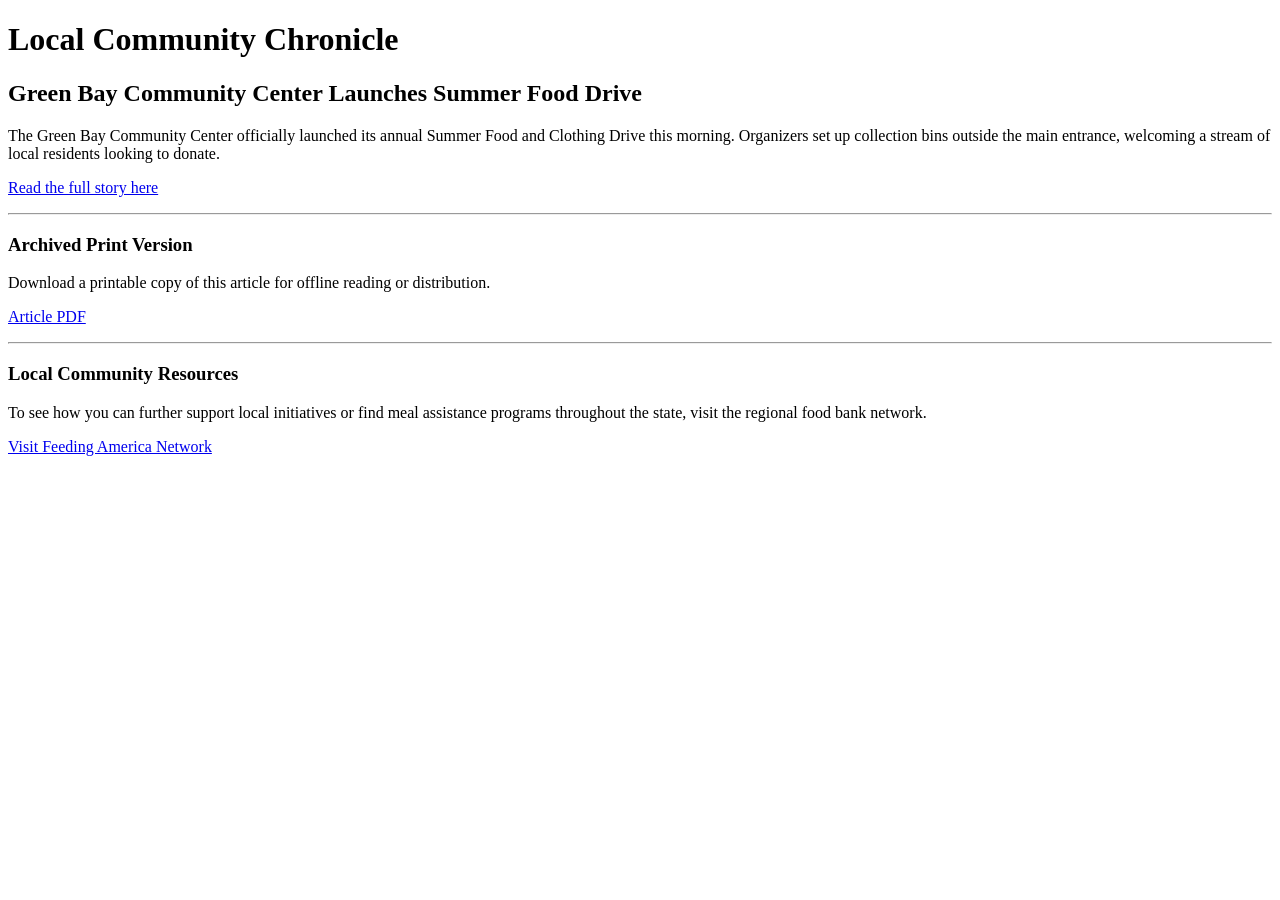
<file: index.html>
<!DOCTYPE html>
<html lang="en">
<head>
    <meta charset="UTF-8">
    <title>Local Community Chronicle</title>
</head>
<body>
    <!-- Website Name -->
    <h1>Local Community Chronicle</h1>

    <!-- Article Introduction -->
    <h2>Green Bay Community Center Launches Summer Food Drive</h2>
    <p>The Green Bay Community Center officially launched its annual Summer Food and Clothing Drive this morning. Organizers set up collection bins outside the main entrance, welcoming a stream of local residents looking to donate.</p>

    <!-- Same Window Link to Article -->
    <p><a href="article.html" target="_self">Read the full story here</a></p>

    <hr>

    <!-- Downloadable PDF Link (Opens in New Window) -->
    <h3>Archived Print Version</h3>
    <p>Download a printable copy of this article for offline reading or distribution.</p>
    <p><a href="https://schlomba.github.io/article.pdf" target="_blank">Article PDF</a></p>

    <hr>

    <!-- External News Source -->
    <h3>Local Community Resources</h3>
    <p>To see how you can further support local initiatives or find meal assistance programs throughout the state, visit the regional food bank network.</p>
    <p><a href="https://feedingamerica.org" target="_blank">Visit Feeding America Network</a></p>
</body>
</html>
</file>
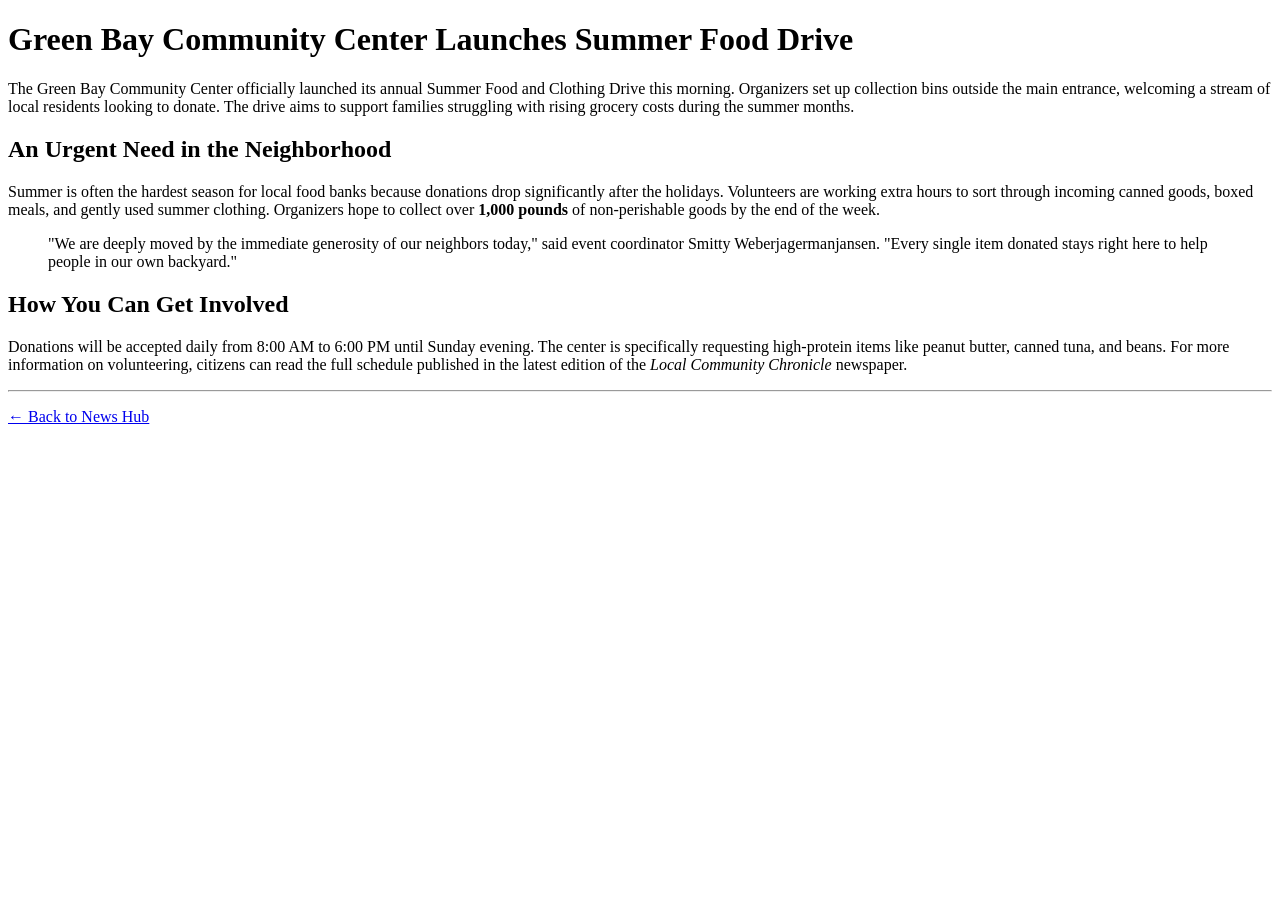
<file: article.html>
<!DOCTYPE html>
<html lang="en">
<head>
    <meta charset="UTF-8">
    <title>Local Community Food Drive Success</title>
</head>
<body>
    <h1>Green Bay Community Center Launches Summer Food Drive</h1>
    <p>
        The Green Bay Community Center officially launched its annual Summer Food and Clothing Drive this morning. Organizers set up collection bins outside the main entrance, welcoming a stream of local residents looking to donate. The drive aims to support families struggling with rising grocery costs during the summer months.
    </p>
    <h2>An Urgent Need in the Neighborhood</h2>
    <p>
        Summer is often the hardest season for local food banks because donations drop significantly after the holidays. Volunteers are working extra hours to sort through incoming canned goods, boxed meals, and gently used summer clothing. Organizers hope to collect over <strong>1,000 pounds</strong> of non-perishable goods by the end of the week.
    </p>
    <blockquote>
        "We are deeply moved by the immediate generosity of our neighbors today," said event coordinator Smitty Weberjagermanjansen. "Every single item donated stays right here to help people in our own backyard."
    </blockquote>
    <h2>How You Can Get Involved</h2>
    <p>
        Donations will be accepted daily from 8:00 AM to 6:00 PM until Sunday evening. The center is specifically requesting high-protein items like peanut butter, canned tuna, and beans. For more information on volunteering, citizens can read the full schedule published in the latest edition of the <em>Local Community Chronicle</em> newspaper.
    </p>

    <hr>
    <!-- Link back to Hub (Opens in Same Window) -->
    <p><a href="index.html" target="_self">← Back to News Hub</a></p>
</body>
</html>
</file>
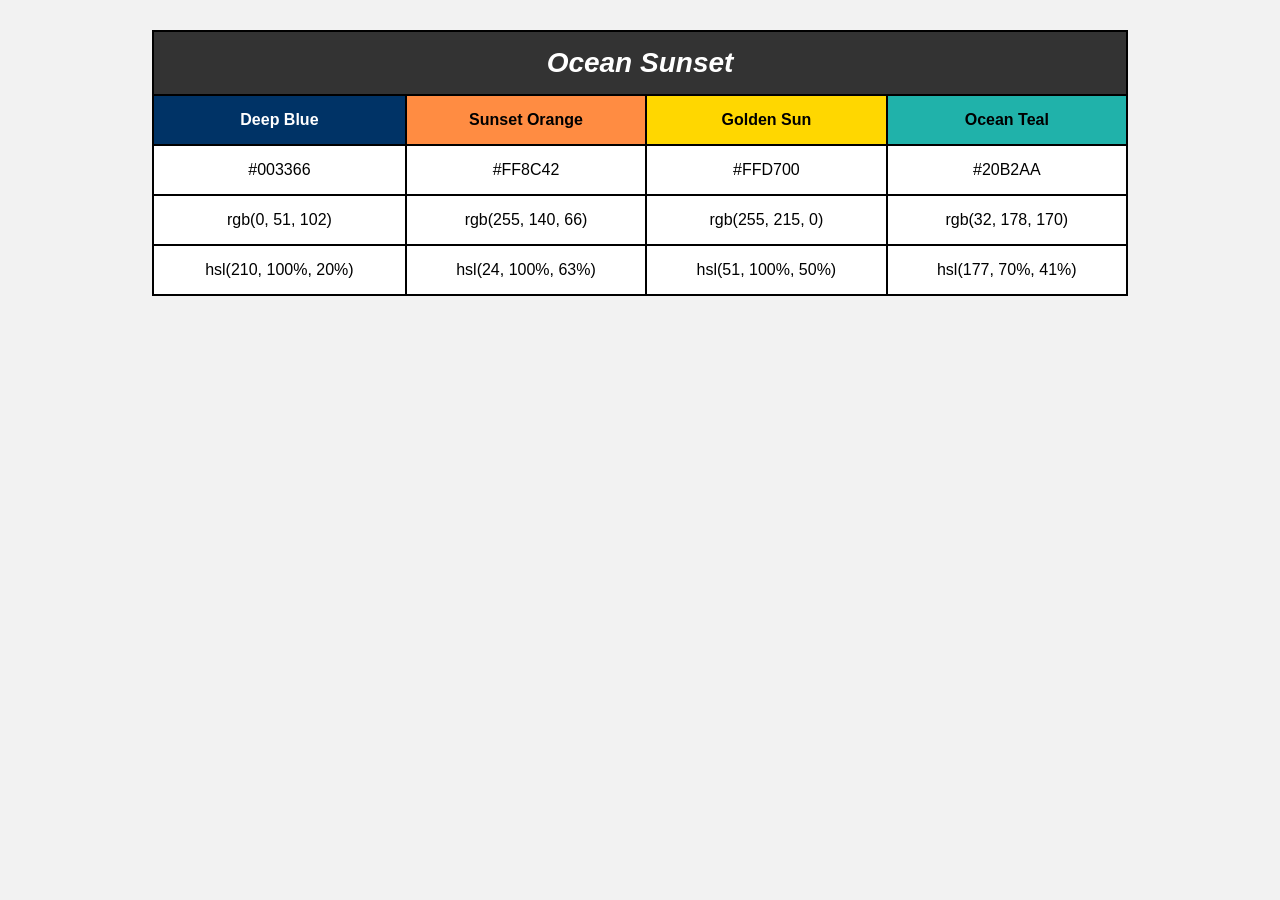
<file: Color-Scheme.html>
<!DOCTYPE html>
<html lang="en">
<head>
    <meta charset="UTF-8">
    <title>Color Scheme Assignment</title>

    <style>
        body {
            font-family: Arial, sans-serif;
            background-color: #f2f2f2;
            text-align: center;
            margin: 30px;
        }

        table {
            margin: auto;
            border-collapse: collapse;
            width: 80%;
            background-color: white;
        }

        table, th, td {
            border: 2px solid black;
        }

        th, td {
            padding: 15px;
            text-align: center;
        }

        th {
            background-color: #333;
            color: white;
            font-size: 28px;
            font-weight: bold;
            font-style: italic;
        }

        .deepblue {
            background-color: #003366;
            color: white;
        }

        .orange {
            background-color: #FF8C42;
        }

        .gold {
            background-color: #FFD700;
        }

        .teal {
            background-color: #20B2AA;
        }
    </style>
</head>

<body>

    <table>
        <tr>
            <th colspan="4">Ocean Sunset</th>
        </tr>

        <tr>
            <td class="deepblue"><strong>Deep Blue</strong></td>
            <td class="orange"><strong>Sunset Orange</strong></td>
            <td class="gold"><strong>Golden Sun</strong></td>
            <td class="teal"><strong>Ocean Teal</strong></td>
        </tr>

        <tr>
            <td>#003366</td>
            <td>#FF8C42</td>
            <td>#FFD700</td>
            <td>#20B2AA</td>
        </tr>

        <tr>
            <td>rgb(0, 51, 102)</td>
            <td>rgb(255, 140, 66)</td>
            <td>rgb(255, 215, 0)</td>
            <td>rgb(32, 178, 170)</td>
        </tr>

        <tr>
            <td>hsl(210, 100%, 20%)</td>
            <td>hsl(24, 100%, 63%)</td>
            <td>hsl(51, 100%, 50%)</td>
            <td>hsl(177, 70%, 41%)</td>
        </tr>

    </table>

</body>
</html>
</file>
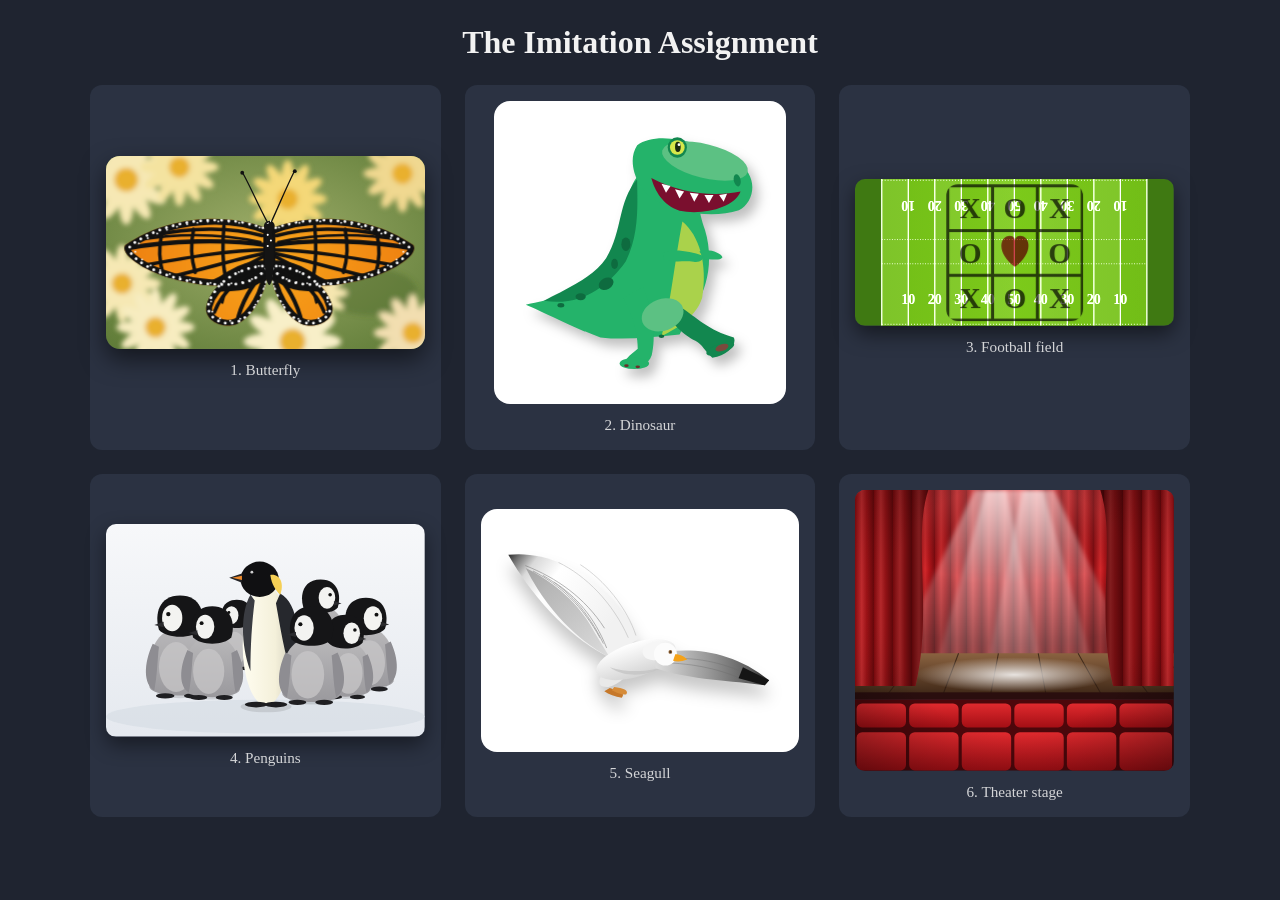
<file: Imitation.html>
<!DOCTYPE html>
<html lang="en">
<head>
  <meta charset="utf-8">
  <meta name="viewport" content="width=device-width, initial-scale=1">
  <title>The Imitation Assignment</title>
  <style>
    * { box-sizing: border-box; }

    body {
      margin: 0;
      padding: 24px;
      font-family: Georgia, serif;
      background: #1f2430;
      color: #f2f2f2;
    }
    h1 { text-align: center; margin: 0 0 24px; }

    .grid {
      display: grid;
      grid-template-columns: repeat(auto-fit, minmax(340px, 1fr));
      gap: 24px;
      max-width: 1100px;
      margin: 0 auto;
    }
    figure {
      margin: 0;
      padding: 16px;
      background: #2b3242;
      border-radius: 12px;
      display: flex;
      flex-direction: column;
      align-items: center;
      justify-content: center;
    }
    figcaption { margin-top: 12px; font-size: 0.95rem; opacity: 0.85; text-align: center; }
    svg { display: block; max-width: 100%; height: auto; }

    /* ===== 1. Butterfly ===== */
    .butterfly {
      width: 400px;
      border-radius: 14px;
      box-shadow: 0 10px 25px rgba(0, 0, 0, 0.55);
    }

    /* ===== 2. Dinosaur  ===== */
    .dino-wrap {
      background: #fff;
      border-radius: 16px;
      padding: 16px;
    }
    .dino {
      width: 260px;
      filter: drop-shadow(6px 8px 6px rgba(0, 0, 0, 0.25));
    }

    /* ===== 3. Football field  ===== */
    .field-wrap {
      position: relative;
      width: 100%;
      max-width: 500px;
      border-radius: 10px;
      overflow: hidden;
      box-shadow: 0 8px 20px rgba(0, 0, 0, 0.5);
    }
    .field { width: 100%; filter: brightness(1.1) saturate(1.2); }
    .ttt {
      position: absolute;
      top: 50%;
      left: 50%;
      height: 94%;
      width: auto;
      transform: translate(-50%, -50%);
      opacity: 0.85;
      mix-blend-mode: multiply;
      border-radius: 12px;
      box-shadow: 0 0 25px rgba(255, 255, 255, 0.8);
    }

    /* ===== 4. Penguins  ===== */
    .penguins {
      width: 450px;
      border-radius: 10px;
      box-shadow: 0 8px 20px rgba(0, 0, 0, 0.45);
    }

    /* ===== 5. Seagull  ===== */
    .white-bg {
      background: #fff;
      border-radius: 16px;
      padding: 12px;
      width: 100%;
      max-width: 480px;
    }
    .seagull {
      width: 100%;
      filter: drop-shadow(0 12px 8px rgba(0, 0, 0, 0.22));
    }

    /* ===== 6. Theater stage  ===== */
    .stage-wrap {
      position: relative;
      width: 100%;
      max-width: 400px;
      border-radius: 10px;
      overflow: hidden;
    }
    .stage { width: 100%; }
    .stage-wrap::after {
      content: "";
      position: absolute;
      inset: 0;
      background: radial-gradient(circle at 50% 42%, transparent 55%, rgba(0, 0, 0, 0.4) 100%);
      pointer-events: none;
    }
  </style>
</head>
<body>
  <h1>The Imitation Assignment</h1>

  <div class="grid">

    <!-- 1. BUTTERFLY -->
    <figure>
      <svg class="butterfly" viewBox="0 0 400 243" role="img" aria-label="Monarch butterfly on pale yellow flowers">
        <defs>
          <filter id="blurBg" x="-20%" y="-20%" width="140%" height="140%"><feGaussianBlur stdDeviation="3.2"/></filter>
          <radialGradient id="bgGreen" cx="50%" cy="45%" r="75%">
            <stop offset="0" stop-color="#9fae6a"/><stop offset="1" stop-color="#5d7a36"/>
          </radialGradient>
          <radialGradient id="orange" gradientUnits="userSpaceOnUse" cx="205" cy="125" r="190">
            <stop offset="0" stop-color="#f9a51b"/><stop offset="1" stop-color="#ee7f10"/>
          </radialGradient>

          <g id="flower">
            <g fill="currentColor">
              <ellipse cx="0" cy="-27" rx="8" ry="22"/>
              <ellipse cx="0" cy="-27" rx="8" ry="22" transform="rotate(30)"/>
              <ellipse cx="0" cy="-27" rx="8" ry="22" transform="rotate(60)"/>
              <ellipse cx="0" cy="-27" rx="8" ry="22" transform="rotate(90)"/>
              <ellipse cx="0" cy="-27" rx="8" ry="22" transform="rotate(120)"/>
              <ellipse cx="0" cy="-27" rx="8" ry="22" transform="rotate(150)"/>
              <ellipse cx="0" cy="-27" rx="8" ry="22" transform="rotate(180)"/>
              <ellipse cx="0" cy="-27" rx="8" ry="22" transform="rotate(210)"/>
              <ellipse cx="0" cy="-27" rx="8" ry="22" transform="rotate(240)"/>
              <ellipse cx="0" cy="-27" rx="8" ry="22" transform="rotate(270)"/>
              <ellipse cx="0" cy="-27" rx="8" ry="22" transform="rotate(300)"/>
              <ellipse cx="0" cy="-27" rx="8" ry="22" transform="rotate(330)"/>
            </g>
            <circle r="13" fill="#e9b02e"/>
          </g>

          <!-- one wing (right side); the left side is a mirrored copy -->
          <path id="wingPath" d="M205 92 C250 72 330 72 386 112 C390 120 380 130 362 140 C340 152 295 166 250 162 C226 160 212 148 205 136 Z
                                 M205 138 C240 138 276 158 284 188 C288 206 264 218 246 211 C226 203 208 172 205 138 Z"/>
          <clipPath id="clipWing"><use href="#wingPath"/></clipPath>

          <g id="wingR">
            <use href="#wingPath" fill="url(#orange)"/>
            <g clip-path="url(#clipWing)">
              <!-- thick black border (half of the stroke falls outside and is clipped) -->
              <use href="#wingPath" fill="none" stroke="#111" stroke-width="15" stroke-linejoin="round"/>
              <!-- veins -->
              <g stroke="#111" stroke-width="4.4" fill="none" stroke-linecap="round">
                <path d="M208 112 C260 104 330 106 384 116" stroke-width="5.5"/>
                <path d="M208 118 C262 118 322 130 366 138"/>
                <path d="M210 122 C250 130 300 146 340 154"/>
                <path d="M212 126 C240 140 262 152 290 164"/>
                <path d="M214 100 C250 90 300 88 352 100"/>
                <path d="M216 108 C262 98 316 96 372 106" stroke-width="3"/>
                <path d="M300 92 C304 110 304 126 298 146"/>
                <path d="M340 98 C344 114 344 130 338 150"/>
                <path d="M262 88 C264 110 264 132 260 154"/>
                <path d="M208 142 C226 160 240 182 246 210" stroke-width="5"/>
                <path d="M210 140 C240 148 264 170 274 196"/>
                <path d="M212 138 C248 142 272 158 282 184"/>
                <path d="M244 150 C256 160 262 172 264 184" stroke-width="3"/>
              </g>
              <!-- white dots on the border -->
              <use href="#wingPath" fill="none" stroke="#fff" stroke-width="3.6" stroke-linecap="round"
                   stroke-dasharray="0.1 9" transform="translate(205 125) scale(.965) translate(-205 -125)"/>
              <use href="#wingPath" fill="none" stroke="#fff" stroke-width="2.4" stroke-linecap="round"
                   stroke-dasharray="0.1 14" transform="translate(205 125) scale(.93) translate(-205 -125)"/>
            </g>
          </g>
        </defs>

        <rect width="400" height="243" fill="url(#bgGreen)"/>
        <g filter="url(#blurBg)">
          <ellipse cx="170" cy="120" rx="60" ry="30" fill="#4f6b2c" opacity=".5"/>
          <ellipse cx="330" cy="170" rx="60" ry="30" fill="#4f6b2c" opacity=".45"/>
          <use href="#flower" x="22" y="26" color="#f6e8b4" transform="translate(0 0) scale(1.15)"/>
          <use href="#flower" x="92" y="14" color="#f4e3a0"/>
          <use href="#flower" x="20" y="160" color="#f6e8b4" transform="scale(1)"/>
          <use href="#flower" x="62" y="215" color="#f7ecc0"/>
          <use href="#flower" x="232" y="228" color="#f8efc8" transform="translate(-56 -52) scale(1.25)"/>
          <use href="#flower" x="385" y="222" color="#f2deb0"/>
          <use href="#flower" x="372" y="22" color="#f0d890"/>
          <use href="#flower" x="228" y="54" color="#f4d878"/>
          <use href="#flower" x="330" y="215" color="#f5e6b0" transform="translate(0 0) scale(.8)"/>
        </g>

        <use href="#wingR"/>
        <use href="#wingR" transform="translate(410 0) scale(-1 1)"/>

        <ellipse cx="205" cy="126" rx="5.8" ry="36" fill="#141414"/>
        <circle cx="205" cy="88" r="6.8" fill="#141414"/>
        <g fill="#fff"><circle cx="203" cy="99" r="1.3"/><circle cx="207" cy="106" r="1.3"/><circle cx="203" cy="113" r="1.3"/><circle cx="207" cy="82" r="1.2"/><circle cx="203" cy="84" r="1.2"/></g>
        <path d="M203 84 C190 60 182 40 172 22 M207 84 C218 60 226 40 236 20" stroke="#111" stroke-width="1.6" fill="none"/>
        <circle cx="171" cy="21" r="2.4" fill="#111"/><circle cx="237" cy="19" r="2.4" fill="#111"/>
      </svg>
      <figcaption>1. Butterfly </figcaption>
    </figure>

    <!-- 2. DINOSAUR -->
    <figure>
      <div class="dino-wrap">
        <svg class="dino" viewBox="0 0 460 480" role="img" aria-label="Green cartoon dinosaur">
          <path d="M230 100 C200 130 215 170 190 230 C170 270 120 300 70 322 C50 328 35 330 28 332 C60 345 110 372 160 390 C200 395 250 390 300 385 L330 330 C350 300 360 250 345 200 C335 170 330 150 340 120 Z" fill="#24b36a"/>
          <path d="M225 110 C190 150 200 200 170 250 C150 280 110 300 60 325 C120 335 170 305 205 255 C230 205 225 150 225 110 Z" fill="#12874f"/>
          <g fill="#0e6b3f">
            <ellipse cx="170" cy="295" rx="14" ry="10" transform="rotate(-30 170 295)"/>
            <ellipse cx="125" cy="318" rx="9" ry="6"/><ellipse cx="205" cy="225" rx="8" ry="12"/>
            <ellipse cx="185" cy="260" rx="6" ry="9"/><ellipse cx="90" cy="333" rx="6" ry="4"/>
          </g>
          <path d="M305 185 C335 210 350 260 340 320 C330 352 300 372 268 388 C285 330 292 250 305 185 Z" fill="#aad24b"/>
          <path d="M235 300 C252 340 258 382 252 415 C250 440 220 448 205 440 C198 430 215 420 226 410 C226 380 216 350 200 320 Z" fill="#24b36a"/>
          <ellipse cx="220" cy="436" rx="26" ry="10" fill="#24b36a"/>
          <ellipse cx="206" cy="440" rx="4" ry="2.5" fill="#6b2f2a"/><ellipse cx="226" cy="442" rx="4" ry="2.5" fill="#6b2f2a"/>
          <path d="M300 335 C330 355 352 378 396 390 C402 402 385 422 358 426 C346 416 340 402 328 396 C308 386 284 366 280 346 Z" fill="#12874f"/>
          <ellipse cx="372" cy="410" rx="26" ry="9" fill="#12874f" transform="rotate(-20 372 410)"/>
          <ellipse cx="375" cy="408" rx="12" ry="6" fill="#7a4a3d" transform="rotate(-20 375 408)"/>
          <ellipse cx="270" cy="350" rx="38" ry="28" fill="#5cc183" transform="rotate(-20 270 350)"/>
          <ellipse cx="268" cy="388" rx="5" ry="3" fill="#0e6b3f"/>
          <path d="M270 240 C290 232 320 238 340 245 C345 252 335 258 325 256 C305 254 290 258 272 252 Z" fill="#24b36a"/>
          <path d="M335 238 C352 232 372 240 376 248 C370 256 356 250 345 252 Z" fill="#24b36a"/>
          <path d="M225 50 C260 25 330 40 400 80 C440 100 435 150 405 165 C360 180 300 170 260 150 C225 130 205 80 225 50 Z" fill="#24b36a"/>
          <ellipse cx="345" cy="78" rx="78" ry="30" fill="#5cc183" transform="rotate(14 345 78)"/>
          <path d="M250 108 C300 135 360 142 408 132 C396 162 340 174 300 166 C270 156 256 130 250 108 Z" fill="#7a0f2e"/>
          <g fill="#fff">
            <path d="M268 118 L276 134 L284 122 Z"/><path d="M292 128 L300 144 L308 132 Z"/>
            <path d="M318 134 L326 150 L334 136 Z"/><path d="M344 138 L352 152 L360 138 Z"/>
            <path d="M370 138 L378 150 L384 136 Z"/>
          </g>
          <ellipse cx="402" cy="112" rx="6" ry="11" fill="#12874f" transform="rotate(-12 402 112)"/>
          <ellipse cx="296" cy="54" rx="17" ry="18" fill="#12874f"/>
          <circle cx="296" cy="54" r="13" fill="#d6e84a"/>
          <ellipse cx="297" cy="53" rx="5" ry="9" fill="#1b2a10"/>
          <circle cx="299" cy="49" r="2.5" fill="#fff"/>
        </svg>
      </div>
      <figcaption>2. Dinosaur </figcaption>
    </figure>

    <!-- 3. FOOTBALL FIELD + TIC-TAC-TOE -->
    <figure>
      <div class="field-wrap">
        <svg class="field" viewBox="0 0 500 230" role="img" aria-label="Football field seen from above">
          <defs>
            <linearGradient id="grass" x1="0" x2="1">
              <stop offset="0" stop-color="#6fa82a"/><stop offset=".5" stop-color="#78b32e"/><stop offset="1" stop-color="#6fa82a"/>
            </linearGradient>
          </defs>
          <rect width="500" height="230" fill="#3f6b1d"/>
          <rect x="42" width="416" height="230" fill="url(#grass)"/>
          <g fill="#fff" opacity=".07">
            <rect x="42" width="41.6" height="230"/><rect x="125.2" width="41.6" height="230"/>
            <rect x="208.4" width="41.6" height="230"/><rect x="291.6" width="41.6" height="230"/>
            <rect x="374.8" width="41.6" height="230"/>
          </g>
          <g stroke="#fff" stroke-width="1.8">
            <line x1="42" x2="42" y1="0" y2="230"/><line x1="458" x2="458" y1="0" y2="230"/>
            <line x1="83.6" x2="83.6" y1="0" y2="230"/><line x1="125.2" x2="125.2" y1="0" y2="230"/>
            <line x1="166.8" x2="166.8" y1="0" y2="230"/><line x1="208.4" x2="208.4" y1="0" y2="230"/>
            <line x1="250" x2="250" y1="0" y2="230"/><line x1="291.6" x2="291.6" y1="0" y2="230"/>
            <line x1="333.2" x2="333.2" y1="0" y2="230"/><line x1="374.8" x2="374.8" y1="0" y2="230"/>
            <line x1="416.4" x2="416.4" y1="0" y2="230"/>
          </g>
          <g stroke="#fff" stroke-width="1.2" stroke-dasharray="1.4 2.6">
            <line x1="42" x2="458" y1="95" y2="95"/><line x1="42" x2="458" y1="133" y2="133"/>
          </g>
          <g stroke="#fff" stroke-width="1.4" stroke-dasharray="1.4 3.2">
            <line x1="42" x2="458" y1="2" y2="2"/><line x1="42" x2="458" y1="228" y2="228"/>
          </g>
          <g fill="#fff" font-family="Georgia, serif" font-weight="bold" font-size="22" text-anchor="middle">
            <g transform="rotate(180 250 40)">
              <text x="83.6" y="45">10</text><text x="125.2" y="45">20</text><text x="166.8" y="45">30</text>
              <text x="208.4" y="45">40</text><text x="250" y="45">50</text><text x="291.6" y="45">40</text>
              <text x="333.2" y="45">30</text><text x="374.8" y="45">20</text><text x="416.4" y="45">10</text>
            </g>
            <text x="83.6" y="196">10</text><text x="125.2" y="196">20</text><text x="166.8" y="196">30</text>
            <text x="208.4" y="196">40</text><text x="250" y="196">50</text><text x="291.6" y="196">40</text>
            <text x="333.2" y="196">30</text><text x="374.8" y="196">20</text><text x="416.4" y="196">10</text>
          </g>
        </svg>

        <svg class="ttt" viewBox="0 0 160 160" role="img" aria-label="Tic-tac-toe board with a heart">
          <rect width="160" height="160" fill="#fff"/>
          <g stroke="#2e2e2e" stroke-width="3.5" stroke-linecap="square">
            <line x1="54" x2="54" y1="4" y2="156"/><line x1="106" x2="106" y1="4" y2="156"/>
            <line x1="4" x2="156" y1="54" y2="54"/><line x1="4" x2="156" y1="106" y2="106"/>
            <rect x="2" y="2" width="156" height="156" fill="none"/>
          </g>
          <g font-family="Georgia, serif" font-weight="bold" font-size="34" fill="#2e2e2e" text-anchor="middle">
            <text x="28" y="40">X</text><text x="80" y="40">O</text><text x="132" y="40">X</text>
            <text x="28" y="92">O</text><text x="132" y="92">O</text>
            <text x="28" y="144">X</text><text x="80" y="144">O</text><text x="132" y="144">X</text>
          </g>
          <path d="M80 98 C58 82 62 62 74 62 C79 62 80 66 80 68 C80 66 81 62 86 62 C98 62 102 82 80 98 Z" fill="#c4202e" transform="translate(0 -2)"/>
        </svg>
      </div>
      <figcaption>3. Football field </figcaption>
    </figure>

    <!-- 4. PENGUINS -->
    <figure>
      <svg class="penguins" viewBox="0 0 450 300" role="img" aria-label="Emperor penguin with grey chicks on snow">
        <defs>
          <linearGradient id="snow" x1="0" y1="0" x2="0" y2="1">
            <stop offset="0" stop-color="#f7f8fa"/><stop offset="1" stop-color="#e5e9ef"/>
          </linearGradient>
          <linearGradient id="chickBody" x1="0" y1="0" x2="0" y2="1">
            <stop offset="0" stop-color="#b9b8ba"/><stop offset="1" stop-color="#9a999d"/>
          </linearGradient>
          <linearGradient id="adultBelly" x1="0" y1="0" x2="1" y2="0">
            <stop offset="0" stop-color="#fffdf0"/><stop offset=".7" stop-color="#f4f0da"/><stop offset="1" stop-color="#d9d6c4"/>
          </linearGradient>

          <!-- a fluffy chick, facing left, 90 x 140 -->
          <g id="chick">
            <ellipse cx="45" cy="134" rx="30" ry="6" fill="#000" opacity=".12"/>
            <path d="M45 50 C8 50 0 98 6 126 C10 140 80 140 84 126 C90 98 82 50 45 50 Z" fill="url(#chickBody)"/>
            <ellipse cx="40" cy="100" rx="22" ry="32" fill="#c8c7c9" opacity=".75"/>
            <path d="M10 70 C-2 96 -2 122 12 130 C16 110 16 90 18 74 Z" fill="#8e8d92"/>
            <path d="M80 70 C92 96 92 122 78 130 C74 110 74 90 72 74 Z" fill="#8e8d92"/>
            <path d="M45 8 C72 8 78 32 72 52 C62 64 28 64 18 52 C12 32 18 8 45 8 Z" fill="#151517"/>
            <ellipse cx="35" cy="37" rx="13" ry="17" fill="#f3f3f1"/>
            <circle cx="30" cy="32" r="2.8" fill="#111"/>
            <path d="M24 42 L12 46 L24 49 Z" fill="#2b2b2e"/>
            <ellipse cx="26" cy="137" rx="12" ry="3.5" fill="#1f1f22"/><ellipse cx="62" cy="137" rx="12" ry="3.5" fill="#1f1f22"/>
          </g>
        </defs>

        <rect width="450" height="300" fill="url(#snow)"/>
        <ellipse cx="225" cy="272" rx="225" ry="24" fill="#d8dee6" opacity=".7"/>

        <!-- back row -->
        <use href="#chick" transform="translate(151 101) scale(.75)"/>
        <use href="#chick" transform="translate(343.5 71) scale(-.9 .9)"/>
        <use href="#chick" transform="translate(412 96) scale(-1 1)"/>

        <!-- adult emperor penguin -->
        <g>
          <ellipse cx="226" cy="258" rx="36" ry="8" fill="#000" opacity=".1"/>
          <ellipse cx="226" cy="172" rx="33" ry="84" fill="url(#adultBelly)"/>
          <path d="M246 98 C272 112 278 166 262 214 C252 182 246 146 240 112 Z" fill="#26282d"/>
          <path d="M204 100 C190 124 190 170 204 208 C204 172 206 140 210 108 Z" fill="#3a3c42"/>
          <ellipse cx="217" cy="78" rx="27" ry="25" fill="#101012"/>
          <path d="M232 72 C246 70 252 84 246 100 C240 94 234 86 232 72 Z" fill="#f5cf55"/>
          <path d="M192 70 L174 76 L192 83 Z" fill="#232326"/>
          <path d="M192 73 L178 76 L192 79 Z" fill="#ee8a2c"/>
          <circle cx="206" cy="68" r="2" fill="#fff" opacity=".8"/>
          <ellipse cx="212" cy="255" rx="16" ry="4" fill="#1d1d20"/><ellipse cx="240" cy="255" rx="16" ry="4" fill="#1d1d20"/>
        </g>

        <!-- front row -->
        <use href="#chick" transform="translate(378.5 121) scale(-.9 .9)"/>
        <use href="#chick" transform="translate(243 108) scale(1.05)"/>
        <use href="#chick" transform="translate(55 92) scale(1.1)"/>
        <use href="#chick" transform="translate(105 108)"/>
      </svg>
      <figcaption>4. Penguins </figcaption>
    </figure>

    <!-- 5. SEAGULL -->
    <figure>
      <div class="white-bg">
        <svg class="seagull" viewBox="0 0 540 400" role="img" aria-label="Seagull in flight, facing right">
          <defs>
            <linearGradient id="wingL" gradientUnits="userSpaceOnUse" x1="28" y1="62" x2="210" y2="200">
              <stop offset="0" stop-color="#2c2c2c"/><stop offset=".07" stop-color="#6e6e6e"/>
              <stop offset=".2" stop-color="#d9d9d9"/><stop offset=".4" stop-color="#ffffff"/><stop offset="1" stop-color="#f1f1f1"/>
            </linearGradient>
            <linearGradient id="wingUnder" gradientUnits="userSpaceOnUse" x1="60" y1="80" x2="214" y2="250">
              <stop offset="0" stop-color="#9a9a9a"/><stop offset="1" stop-color="#d8d8d8"/>
            </linearGradient>
            <linearGradient id="wingRg" gradientUnits="userSpaceOnUse" x1="300" y1="0" x2="505" y2="0">
              <stop offset="0" stop-color="#dcdcdc"/><stop offset=".45" stop-color="#9a9a9a"/><stop offset=".85" stop-color="#5a5a5a"/><stop offset="1" stop-color="#1c1c1c"/>
            </linearGradient>
            <linearGradient id="bodyG" x1="0" y1="0" x2="0" y2="1">
              <stop offset="0" stop-color="#ffffff"/><stop offset="1" stop-color="#d4d4d4"/>
            </linearGradient>
          </defs>

          <!-- raised left wing -->
          <path d="M28 62 C100 52 215 100 268 215 L214 250 C150 220 78 150 28 62 Z" fill="url(#wingL)"/>
          <!-- grey under-feathers -->
          <path d="M60 86 C112 112 158 150 186 204 L214 250 C158 222 96 160 60 86 Z" fill="url(#wingUnder)" opacity=".85"/>
          <g stroke="#7d7d7d" stroke-width="1.6" fill="none" opacity=".65" stroke-linecap="round">
            <path d="M74 92 C124 118 164 156 196 214"/><path d="M92 100 C138 126 174 166 202 224"/>
            <path d="M112 112 C152 138 186 176 208 232"/><path d="M60 82 C116 104 168 140 204 196"/>
          </g>
          <g stroke="#bdbdbd" stroke-width="1.4" fill="none" opacity=".8">
            <path d="M120 76 C170 100 220 150 248 214"/><path d="M160 80 C204 108 246 160 262 210"/>
          </g>

          <!-- tail and feet -->
          <path d="M214 262 C192 286 186 306 212 304 C234 298 248 282 254 266 Z" fill="#e9e9e9"/>
          <path d="M214 306 C230 312 244 314 236 324 C224 322 212 318 204 312 Z" fill="#c6782a"/>
          <path d="M222 304 C238 306 250 310 244 318 C234 318 224 314 218 310 Z" fill="#d68b38"/>

          <!-- body -->
          <ellipse cx="262" cy="254" rx="76" ry="31" fill="url(#bodyG)" transform="rotate(-18 262 254)"/>
          <path d="M214 268 C240 288 290 286 318 262 C300 276 250 280 214 268 Z" fill="#c2c2c2" opacity=".7"/>

          <!-- right wing -->
          <path d="M296 244 C352 230 436 234 506 292 L498 301 C440 293 362 292 298 270 Z" fill="url(#wingRg)"/>
          <g stroke="#6b6b6b" stroke-width="1.3" fill="none" opacity=".55">
            <path d="M330 252 C390 250 440 266 484 290"/><path d="M320 260 C380 262 430 276 470 296"/>
          </g>
          <path d="M458 268 L506 292 L498 301 L450 288 Z" fill="#151515"/>

          <!-- head and beak (facing right) -->
          <ellipse cx="296" cy="238" rx="22" ry="17" fill="#f6f6f6" transform="rotate(-10 296 238)"/>
          <circle cx="316" cy="244" r="21" fill="#fcfcfc"/>
          <path d="M334 244 C344 244 352 249 356 254 C346 258 336 258 330 256 Z" fill="#f4a21a"/>
          <circle cx="325" cy="240" r="3.4" fill="#8a5a2a"/>
          <circle cx="325" cy="240" r="1.4" fill="#222"/>
        </svg>
      </div>
      <figcaption>5. Seagull </figcaption>
    </figure>

    <!-- 6. THEATER STAGE -->
    <figure>
      <div class="stage-wrap">
        <svg class="stage" viewBox="0 0 400 352" role="img" aria-label="Theater stage with red curtains, spotlights and red seats">
          <defs>
            <linearGradient id="foldsBack" gradientUnits="userSpaceOnUse" x1="0" y1="0" x2="20" y2="0" spreadMethod="repeat">
              <stop offset="0" stop-color="#8f0d12"/><stop offset=".4" stop-color="#d3282b"/><stop offset=".65" stop-color="#b3151a"/><stop offset="1" stop-color="#7d0a0f"/>
            </linearGradient>
            <linearGradient id="foldsSide" gradientUnits="userSpaceOnUse" x1="0" y1="0" x2="24" y2="0" spreadMethod="repeat">
              <stop offset="0" stop-color="#9a0c11"/><stop offset=".35" stop-color="#e03235"/><stop offset=".6" stop-color="#b9161b"/><stop offset="1" stop-color="#7a090d"/>
            </linearGradient>
            <linearGradient id="shadeL" gradientUnits="userSpaceOnUse" x1="0" y1="0" x2="95" y2="0">
              <stop offset="0" stop-color="#000" stop-opacity="0"/><stop offset="1" stop-color="#000" stop-opacity=".5"/>
            </linearGradient>
            <linearGradient id="shadeR" gradientUnits="userSpaceOnUse" x1="400" y1="0" x2="305" y2="0">
              <stop offset="0" stop-color="#000" stop-opacity="0"/><stop offset="1" stop-color="#000" stop-opacity=".5"/>
            </linearGradient>
            <radialGradient id="wallLight" cx="50%" cy="0%" r="90%">
              <stop offset="0" stop-color="#ff8a8a" stop-opacity=".55"/><stop offset=".6" stop-color="#000" stop-opacity="0"/><stop offset="1" stop-color="#000" stop-opacity=".35"/>
            </radialGradient>
            <linearGradient id="beam" x1="0" y1="0" x2="0" y2="1">
              <stop offset="0" stop-color="#fff" stop-opacity=".9"/><stop offset=".55" stop-color="#fff" stop-opacity=".4"/><stop offset="1" stop-color="#fff" stop-opacity=".22"/>
            </linearGradient>
            <linearGradient id="floor" x1="0" y1="0" x2="0" y2="1">
              <stop offset="0" stop-color="#8a6240"/><stop offset="1" stop-color="#3d2616"/>
            </linearGradient>
            <radialGradient id="floorGlow" cx="50%" cy="50%" r="50%">
              <stop offset="0" stop-color="#fff" stop-opacity=".85"/><stop offset="1" stop-color="#fff" stop-opacity="0"/>
            </radialGradient>
            <linearGradient id="seatTop" x1="0" y1="0" x2="0" y2="1">
              <stop offset="0" stop-color="#e02a2e"/><stop offset="1" stop-color="#a50f15"/>
            </linearGradient>
            <filter id="softBeam"><feGaussianBlur stdDeviation="2.5"/></filter>
          </defs>

          <!-- back wall curtain -->
          <rect width="400" height="214" fill="url(#foldsBack)"/>
          <rect width="400" height="214" fill="url(#wallLight)"/>

          <!-- spotlight beams -->
          <g filter="url(#softBeam)">
            <polygon points="150,0 190,0 232,212 50,212" fill="url(#beam)" opacity=".5"/>
            <polygon points="210,0 250,0 350,212 168,212" fill="url(#beam)" opacity=".5"/>
            <polygon points="164,0 236,0 296,212 104,212" fill="url(#beam)" opacity=".5"/>
          </g>

          <!-- wooden floor in perspective -->
          <polygon points="0,205 400,205 400,258 0,258" fill="url(#floor)"/>
          <g stroke="#2b1a10" stroke-width="1.3" opacity=".75">
            <line x1="-20" x2="-120" y1="205" y2="258"/><line x1="30" x2="-30" y1="205" y2="258"/>
            <line x1="80" x2="40" y1="205" y2="258"/><line x1="130" x2="110" y1="205" y2="258"/>
            <line x1="180" x2="170" y1="205" y2="258"/><line x1="230" x2="240" y1="205" y2="258"/>
            <line x1="280" x2="310" y1="205" y2="258"/><line x1="330" x2="370" y1="205" y2="258"/>
            <line x1="380" x2="440" y1="205" y2="258"/><line x1="430" x2="520" y1="205" y2="258"/>
          </g>
          <ellipse cx="200" cy="232" rx="125" ry="22" fill="url(#floorGlow)"/>
          <rect y="254" width="400" height="9" fill="#2a0e0e"/>

          <!-- side curtains -->
          <path d="M0 0 H92 C72 60 98 150 76 246 H0 Z" fill="url(#foldsSide)"/>
          <path d="M0 0 H92 C72 60 98 150 76 246 H0 Z" fill="url(#shadeL)"/>
          <path d="M400 0 H308 C328 60 302 150 324 246 H400 Z" fill="url(#foldsSide)"/>
          <path d="M400 0 H308 C328 60 302 150 324 246 H400 Z" fill="url(#shadeR)"/>

          <!-- audience seats -->
          <rect y="263" width="400" height="89" fill="#4d070b"/>
          <g fill="url(#seatTop)">
            <rect x="2" y="268" width="62" height="30" rx="7"/><rect x="68" y="268" width="62" height="30" rx="7"/>
            <rect x="134" y="268" width="62" height="30" rx="7"/><rect x="200" y="268" width="62" height="30" rx="7"/>
            <rect x="266" y="268" width="62" height="30" rx="7"/><rect x="332" y="268" width="66" height="30" rx="7"/>
          </g>
          <g fill="url(#seatTop)">
            <rect x="2" y="304" width="62" height="48" rx="7"/><rect x="68" y="304" width="62" height="48" rx="7"/>
            <rect x="134" y="304" width="62" height="48" rx="7"/><rect x="200" y="304" width="62" height="48" rx="7"/>
            <rect x="266" y="304" width="62" height="48" rx="7"/><rect x="332" y="304" width="66" height="48" rx="7"/>
          </g>
        </svg>
      </div>
      <figcaption>6. Theater stage </figcaption>
    </figure>

  </div>
</body>
</html>
</file>
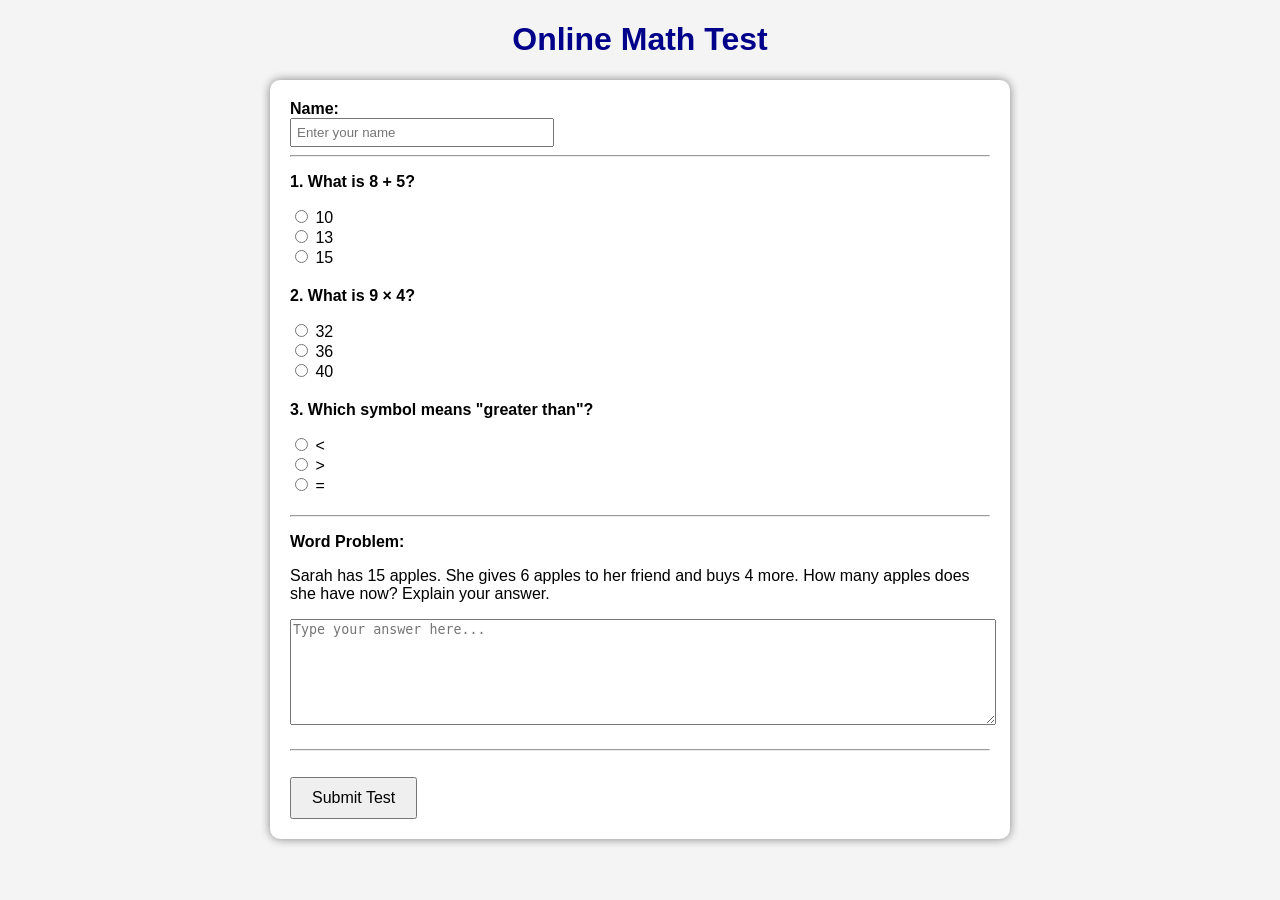
<file: Math.html>
<!DOCTYPE html>
<html lang="en">
<head>
    <meta charset="UTF-8">
    <title>Online Math Test</title>

    <style>
        body {
            font-family: Arial, sans-serif;
            background-color: #f4f4f4;
            margin: 20px;
        }

        h1 {
            text-align: center;
            color: darkblue;
        }

        form {
            background: white;
            padding: 20px;
            border-radius: 10px;
            max-width: 700px;
            margin: auto;
            box-shadow: 0 0 10px gray;
        }

        .question {
            margin-bottom: 20px;
        }

        textarea {
            width: 100%;
            height: 100px;
        }

        input[type="text"] {
            width: 250px;
            padding: 5px;
        }

        input[type="submit"] {
            padding: 10px 20px;
            font-size: 16px;
        }
    </style>
</head>

<body>

    <h1>Online Math Test</h1>

    <!-- Start of Math Test -->

    <form>

        <label for="studentName"><strong>Name:</strong></label><br>
        <input type="text" id="studentName" name="studentName" placeholder="Enter your name">

        <hr>

        <div class="question">
            <p><strong>1. What is 8 + 5?</strong></p>

            <input type="radio" id="q1a" name="q1" value="10">
            <label for="q1a">10</label><br>

            <input type="radio" id="q1b" name="q1" value="13">
            <label for="q1b">13</label><br>

            <input type="radio" id="q1c" name="q1" value="15">
            <label for="q1c">15</label>
        </div>

        <div class="question">
            <p><strong>2. What is 9 × 4?</strong></p>

            <input type="radio" id="q2a" name="q2" value="32">
            <label for="q2a">32</label><br>

            <input type="radio" id="q2b" name="q2" value="36">
            <label for="q2b">36</label><br>

            <input type="radio" id="q2c" name="q2" value="40">
            <label for="q2c">40</label>
        </div>

        <div class="question">
            <p><strong>3. Which symbol means "greater than"?</strong></p>

            <input type="radio" id="q3a" name="q3" value="<">
            <label for="q3a">&lt;</label><br>

            <input type="radio" id="q3b" name="q3" value=">">
            <label for="q3b">&gt;</label><br>

            <input type="radio" id="q3c" name="q3" value="=">
            <label for="q3c">=</label>
        </div>

        <hr>

        <div class="question">
            <p><strong>Word Problem:</strong></p>

            <p>
                Sarah has 15 apples. She gives 6 apples to her friend and buys
                4 more. How many apples does she have now? Explain your answer.
            </p>

            <textarea name="wordProblem" placeholder="Type your answer here..."></textarea>
        </div>

        <hr>

        <br>

        <input type="submit" value="Submit Test">

    </form>

    <!-- End of Math Test -->

</body>
</html>
</file>
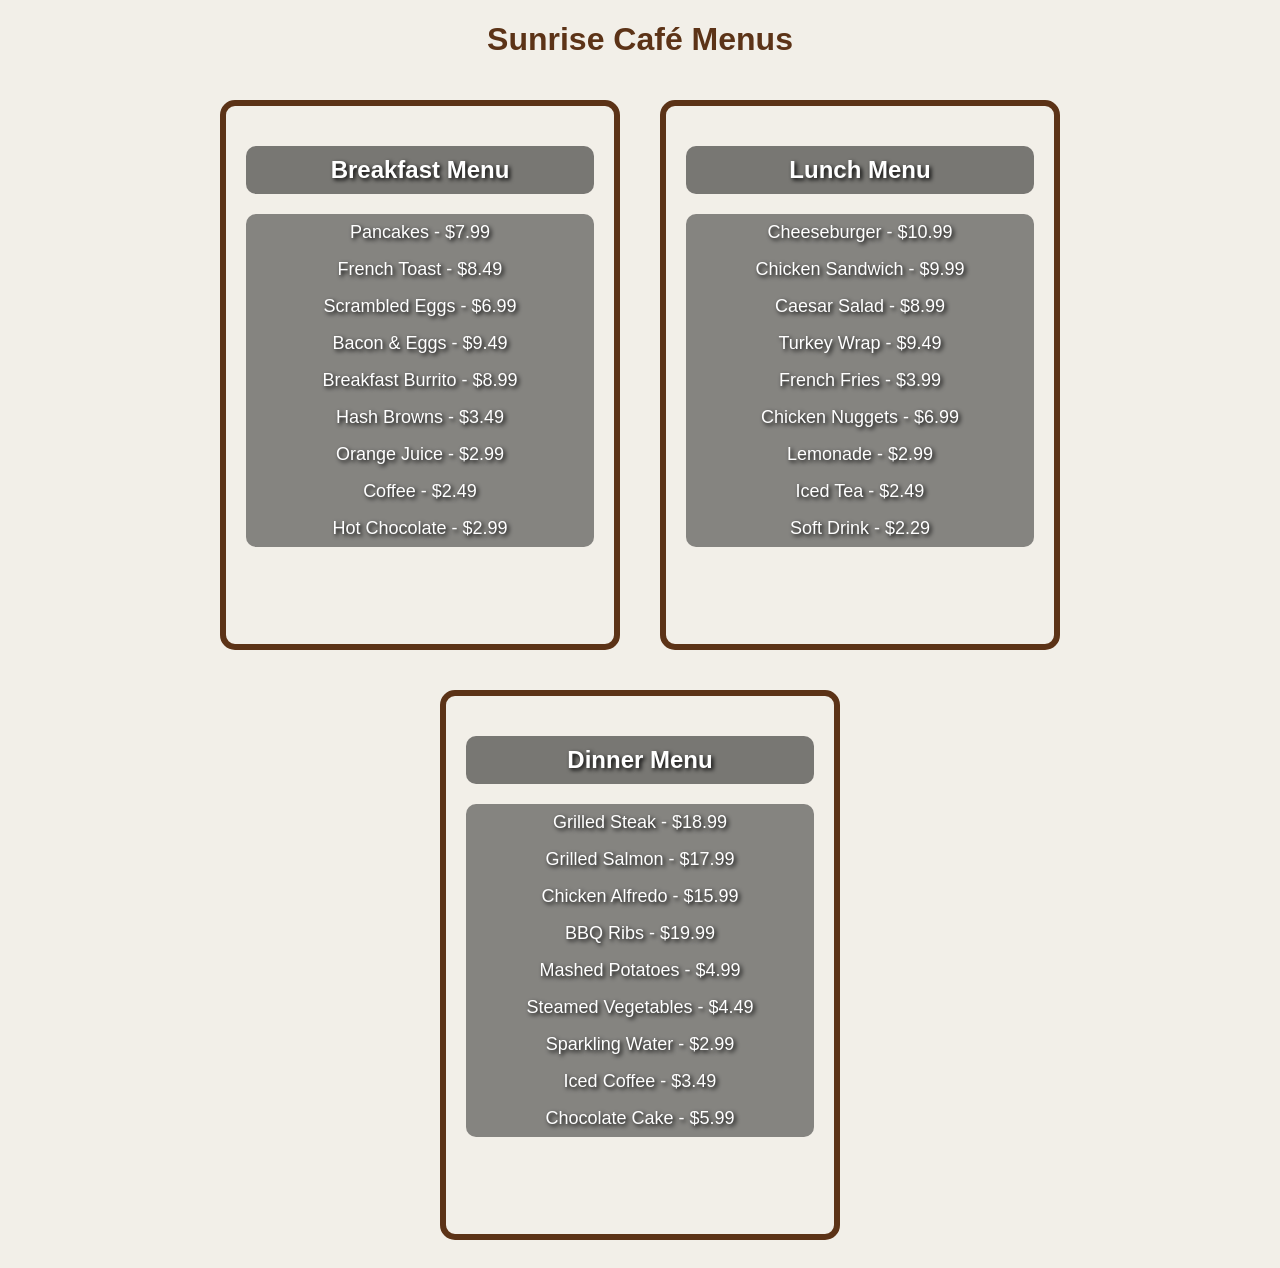
<file: menu.html>
<!DOCTYPE html>
<html lang="en">
<head>
<meta charset="UTF-8">
<meta name="viewport" content="width=device-width, initial-scale=1.0">
<title>Sunrise Café Menus</title>

<style>
body{
    font-family: Arial, Helvetica, sans-serif;
    background-color:#f2efe8;
    text-align:center;
}

h1{
    color:#5c3317;
}

.container{
    display:flex;
    justify-content:center;
    flex-wrap:wrap;
}

.menu{
    width:400px;
    height:550px;
    margin:20px;
    padding:20px;
    border:6px solid #5c3317;
    border-radius:15px;
    color:white;
    text-shadow:2px 2px 4px black;
    background-size:cover;
    background-repeat:no-repeat;
    background-position:center;
    box-sizing:border-box;
}

.breakfast{
    background-image:url("https://images.unsplash.com/photo-1504674900247-0877df9cc836");
}

.lunch{
    background-image:url("https://images.unsplash.com/photo-1565299624946-b28f40a0ae38");
}

.dinner{
    background-image:url("https://images.unsplash.com/photo-1544025162-d76694265947");
}

h2{
    background-color:rgba(0,0,0,0.5);
    padding:10px;
    border-radius:10px;
}

ul{
    list-style:none;
    padding:0;
    background-color:rgba(0,0,0,0.45);
    border-radius:10px;
}

li{
    padding:8px;
    font-size:18px;
}
</style>

</head>
<body>

<h1> Sunrise Café Menus </h1>

<div class="container">

<div class="menu breakfast">
<h2>Breakfast Menu</h2>

<ul>
<li>Pancakes - $7.99</li>
<li>French Toast - $8.49</li>
<li>Scrambled Eggs - $6.99</li>
<li>Bacon & Eggs - $9.49</li>
<li>Breakfast Burrito - $8.99</li>
<li>Hash Browns - $3.49</li>
<li>Orange Juice - $2.99</li>
<li>Coffee - $2.49</li>
<li>Hot Chocolate - $2.99</li>
</ul>

</div>

<div class="menu lunch">
<h2>Lunch Menu</h2>

<ul>
<li>Cheeseburger - $10.99</li>
<li>Chicken Sandwich - $9.99</li>
<li>Caesar Salad - $8.99</li>
<li>Turkey Wrap - $9.49</li>
<li>French Fries - $3.99</li>
<li>Chicken Nuggets - $6.99</li>
<li>Lemonade - $2.99</li>
<li>Iced Tea - $2.49</li>
<li>Soft Drink - $2.29</li>
</ul>

</div>

<div class="menu dinner">
<h2>Dinner Menu</h2>

<ul>
<li>Grilled Steak - $18.99</li>
<li>Grilled Salmon - $17.99</li>
<li>Chicken Alfredo - $15.99</li>
<li>BBQ Ribs - $19.99</li>
<li>Mashed Potatoes - $4.99</li>
<li>Steamed Vegetables - $4.49</li>
<li>Sparkling Water - $2.99</li>
<li>Iced Coffee - $3.49</li>
<li>Chocolate Cake - $5.99</li>
</ul>

</div>

</div>

</body>
</html>
</file>
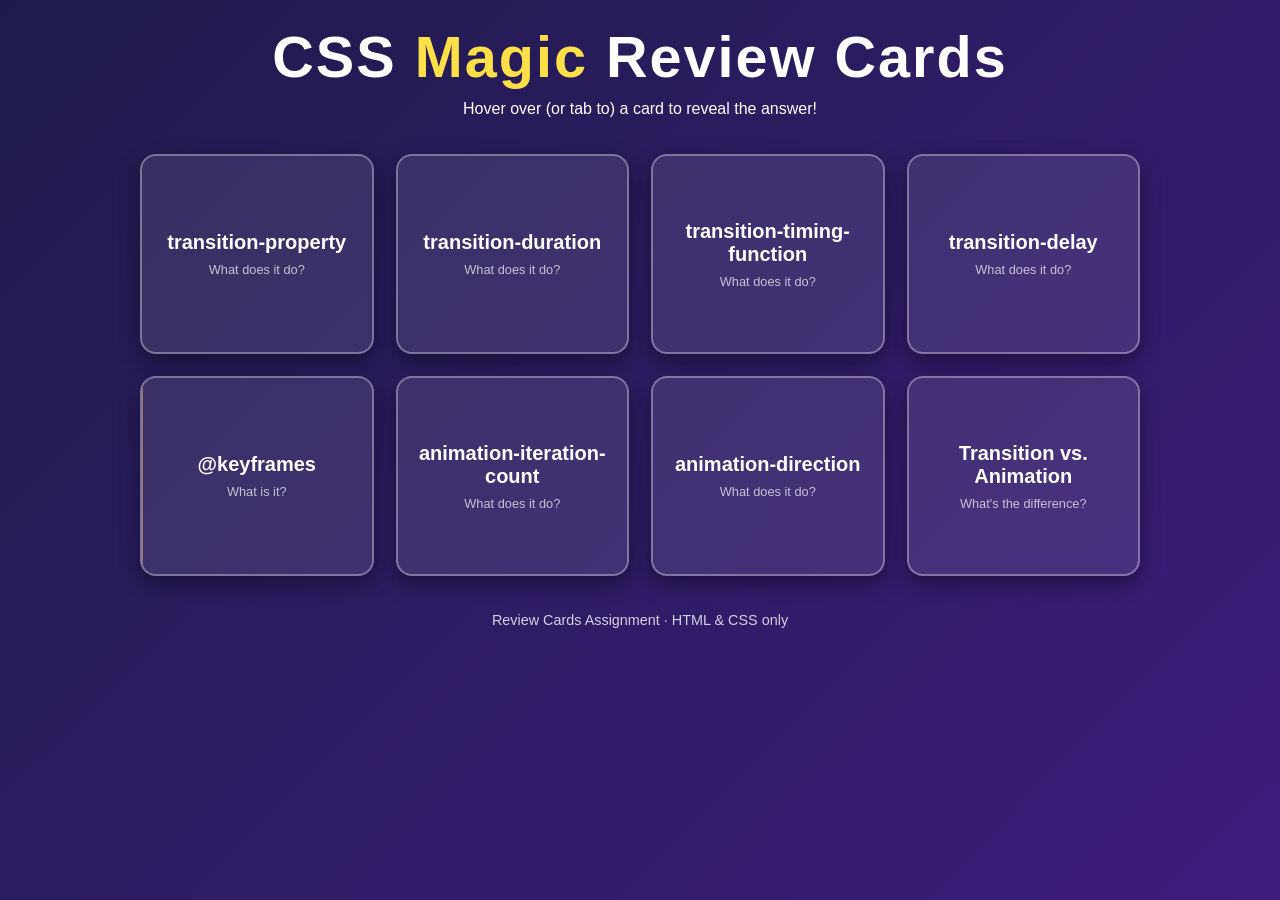
<file: Review.html>
<!DOCTYPE html>
<html lang="en">
<head>
<meta charset="UTF-8">
<meta name="viewport" content="width=device-width, initial-scale=1">
<title>CSS Transitions &amp; Animations Review Cards</title>
<style>
  * { box-sizing: border-box; }

  body {
    margin: 0;
    min-height: 100vh;
    font-family: "Trebuchet MS", Arial, sans-serif;
    color: #fff;
    background: linear-gradient(135deg, #1e1b4b, #4c1d95, #0f766e);
    background-size: 300% 300%;
    animation: bgShift 14s ease infinite;
    padding: 24px 16px 48px;
  }

  /* ---------- Title + page-load animations ---------- */
  header { text-align: center; margin-bottom: 36px; }

  h1 {
    margin: 0;
    font-size: clamp(2rem, 6vw, 3.6rem);
    letter-spacing: 2px;
    animation: dropIn 1.2s cubic-bezier(.2, 1.4, .4, 1) both;
  }
  h1 span { color: #fde047; display: inline-block; animation: wobble 1.4s 1.2s ease-in-out 2; }

  .subtitle {
    margin: 10px 0 0;
    opacity: 0;
    animation: fadeIn 1s 1s forwards;
  }

  @keyframes dropIn {
    0%   { transform: translateY(-160px) scale(.6); opacity: 0; }
    100% { transform: translateY(0) scale(1); opacity: 1; }
  }
  @keyframes wobble {
    0%, 100% { transform: rotate(0); }
    25% { transform: rotate(-8deg); }
    75% { transform: rotate(8deg); }
  }
  @keyframes fadeIn { to { opacity: 1; } }
  @keyframes bgShift {
    0%, 100% { background-position: 0% 50%; }
    50% { background-position: 100% 50%; }
  }
  @keyframes cardPop {
    from { opacity: 0; transform: translateY(40px) scale(.9); }
    to   { opacity: 1; transform: none; }
  }

  /* ---------- Card layout ---------- */
  .grid {
    max-width: 1000px;
    margin: 0 auto;
    display: grid;
    grid-template-columns: repeat(auto-fit, minmax(220px, 1fr));
    gap: 22px;
  }

  .card {
    position: relative;
    height: 200px;
    border-radius: 16px;
    overflow: hidden;
    background: #ffffff18;
    border: 2px solid #ffffff55;
    box-shadow: 0 8px 20px #0006;
    cursor: pointer;
    animation: cardPop .6s ease both;
    transition: box-shadow .4s, border-color .4s;
  }
  .card:nth-child(1) { animation-delay: 1.2s; }
  .card:nth-child(2) { animation-delay: 1.35s; }
  .card:nth-child(3) { animation-delay: 1.5s; }
  .card:nth-child(4) { animation-delay: 1.65s; }
  .card:nth-child(5) { animation-delay: 1.8s; }
  .card:nth-child(6) { animation-delay: 1.95s; }
  .card:nth-child(7) { animation-delay: 2.1s; }
  .card:nth-child(8) { animation-delay: 2.25s; }

  .card:hover, .card:focus {
    box-shadow: 0 0 26px #fde047aa;
    border-color: #fde047;
    outline: none;
  }

  .term, .answer {
    position: absolute;
    inset: 0;
    padding: 18px;
    display: flex;
    flex-direction: column;
    align-items: center;
    justify-content: center;
    text-align: center;
  }

  .term { font-size: 1.25rem; font-weight: bold; }
  .term small { display: block; font-weight: normal; font-size: .8rem; opacity: .7; margin-top: 8px; }

  .answer {
    font-size: .98rem;
    line-height: 1.4;
    background: #fde047;
    color: #1e1b4b;
    transition: all .6s ease;
  }

  /* ---------- Different reveal transitions ---------- */

  /* 1. Slide up from the bottom */
  .r-slide .answer { transform: translateY(100%); }
  .r-slide:hover .answer, .r-slide:focus .answer { transform: translateY(0); }

  /* 2. Fade in + unblur */
  .r-fade .answer { opacity: 0; filter: blur(12px); background: #5eead4; }
  .r-fade:hover .answer, .r-fade:focus .answer { opacity: 1; filter: blur(0); }

  /* 3. Curtain opens from the middle */
  .r-curtain .answer { clip-path: inset(0 50% 0 50%); background: #f9a8d4; transition: clip-path .7s ease; }
  .r-curtain:hover .answer, .r-curtain:focus .answer { clip-path: inset(0 0 0 0); }

  /* 4. Zoom from tiny circle */
  .r-zoom .answer { transform: scale(0); border-radius: 50%; background: #a5b4fc; }
  .r-zoom:hover .answer, .r-zoom:focus .answer { transform: scale(1); border-radius: 0; }

  /* 5. Slide in from left */
  .r-left .answer { transform: translateX(-100%); background: #fdba74; }
  .r-left:hover .answer, .r-left:focus .answer { transform: translateX(0); }

  /* 6. Rotate in */
  .r-spin .answer { transform: rotate(-90deg) scale(.2); opacity: 0; background: #86efac; transform-origin: center; }
  .r-spin:hover .answer, .r-spin:focus .answer { transform: rotate(0) scale(1); opacity: 1; }

  /* 7. Drop down from the top */
  .r-top .answer { transform: translateY(-100%); background: #fca5a5; }
  .r-top:hover .answer, .r-top:focus .answer { transform: translateY(0); }

  /* 8. Flip like a door (3D) */
  .r-flip { perspective: 800px; }
  .r-flip .answer { transform: rotateY(90deg); background: #93c5fd; backface-visibility: hidden; }
  .r-flip .term { transition: transform .6s ease, opacity .6s ease; }
  .r-flip:hover .term, .r-flip:focus .term { transform: rotateY(-90deg); opacity: 0; }
  .r-flip:hover .answer, .r-flip:focus .answer { transform: rotateY(0); }

  footer { text-align: center; margin-top: 36px; opacity: .8; font-size: .9rem; }

  @media (prefers-reduced-motion: reduce) {
    * { animation-duration: .01s !important; animation-delay: 0s !important; }
  }
</style>
</head>
<body>

<header>
  <h1>CSS <span>Magic</span> Review Cards</h1>
  <p class="subtitle">Hover over (or tab to) a card to reveal the answer!</p>
</header>

<main class="grid">

  <div class="card r-slide" tabindex="0">
    <div class="term">transition-property<small>What does it do?</small></div>
    <div class="answer">Chooses which CSS property (or "all") will change gradually instead of instantly.</div>
  </div>

  <div class="card r-fade" tabindex="0">
    <div class="term">transition-duration<small>What does it do?</small></div>
    <div class="answer">Sets how long a transition takes to finish, in seconds (s) or milliseconds (ms).</div>
  </div>

  <div class="card r-curtain" tabindex="0">
    <div class="term">transition-timing-function<small>What does it do?</small></div>
    <div class="answer">Controls the speed curve of a transition, like ease, linear, ease-in, or ease-out.</div>
  </div>

  <div class="card r-zoom" tabindex="0">
    <div class="term">transition-delay<small>What does it do?</small></div>
    <div class="answer">Makes the browser wait a set amount of time before a transition starts.</div>
  </div>

  <div class="card r-left" tabindex="0">
    <div class="term">@keyframes<small>What is it?</small></div>
    <div class="answer">A rule that defines the steps of an animation, using from/to or percentages like 0%, 50%, 100%.</div>
  </div>

  <div class="card r-spin" tabindex="0">
    <div class="term">animation-iteration-count<small>What does it do?</small></div>
    <div class="answer">Sets how many times an animation plays. Use "infinite" to repeat forever.</div>
  </div>

  <div class="card r-top" tabindex="0">
    <div class="term">animation-direction<small>What does it do?</small></div>
    <div class="answer">Decides whether an animation plays forward, backward, or alternates back and forth.</div>
  </div>

  <div class="card r-flip" tabindex="0">
    <div class="term">Transition vs. Animation<small>What's the difference?</small></div>
    <div class="answer">A transition needs a trigger (like :hover) and goes from one state to another. An animation can run on its own with multiple steps.</div>
  </div>

</main>

<footer>Review Cards Assignment &middot; HTML &amp; CSS only</footer>

</body>
</html>
</file>
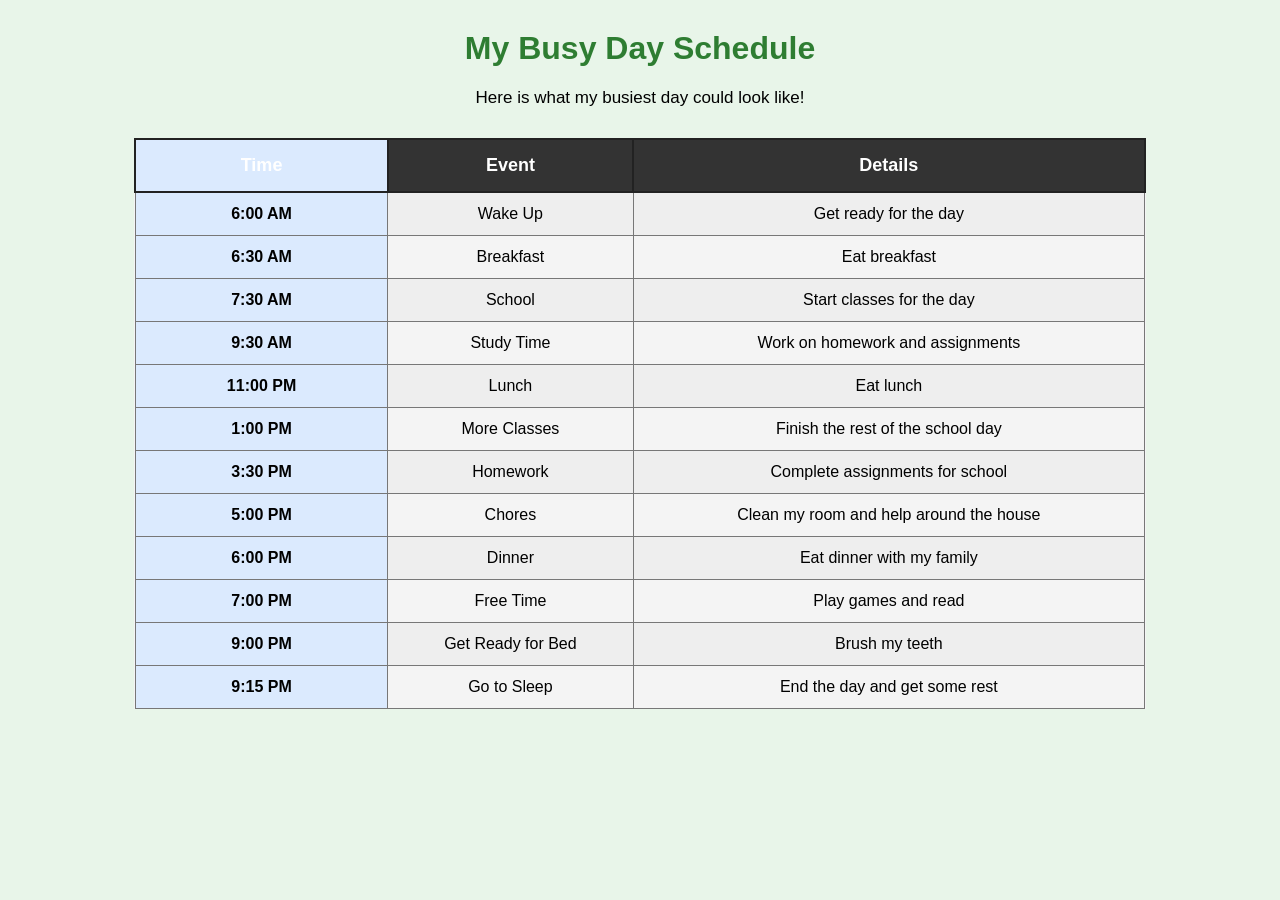
<file: Schedule.html>
<!DOCTYPE html>
<html lang="en">
<head>
    <meta charset="UTF-8">
    <title>My Busy Day Schedule</title>

    <style>
        /* Table itself */
        table {
            width: 80%;
            margin: 30px auto;
            border-collapse: collapse;
            font-family: Arial, sans-serif;
            background-color: #f4f4f4;
        }

        /* Table headers */
        th {
            background-color: #333;
            color: white;
            padding: 15px;
            border: 2px solid #222;
            font-size: 18px;
        }

        /* All table cells */
        td {
            padding: 12px;
            border: 1px solid #777;
            text-align: center;
        }

        /* Column styling */
        .time-column {
            background-color: #dbeafe;
            font-weight: bold;
            width: 25%;
        }

        /* Row styling */
        .important-row {
            background-color: #fff3cd;
        }

        /* Regular event rows */
        tr:nth-child(even) {
            background-color: #eeeeee;
        }

        /* Page styling */
        body {
            background-color: #e8f5e9;
            font-family: Arial, sans-serif;
            text-align: center;
        }

        h1 {
            color: #2e7d32;
            margin-top: 30px;
        }

        p {
            font-size: 17px;
        }
    </style>
</head>

<body>

    <h1>My Busy Day Schedule</h1>
    <p>Here is what my busiest day could look like!</p>

    <table>
        <tr>
            <th class="time-column">Time</th>
            <th>Event</th>
            <th>Details</th>
        </tr>

        <tr>
            <td class="time-column">6:00 AM</td>
            <td>Wake Up</td>
            <td>Get ready for the day</td>
        </tr>

        <tr>
            <td class="time-column">6:30 AM</td>
            <td>Breakfast</td>
            <td>Eat breakfast</td>
        </tr>

        <tr>
            <td class="time-column">7:30 AM</td>
            <td>School</td>
            <td>Start classes for the day</td>
        </tr>

        <tr>
            <td class="time-column">9:30 AM</td>
            <td>Study Time</td>
            <td>Work on homework and assignments</td>
        </tr>

        <tr class="important-row">
            <td class="time-column">11:00 PM</td>
            <td>Lunch</td>
            <td>Eat lunch</td>
        </tr>

        <tr>
            <td class="time-column">1:00 PM</td>
            <td>More Classes</td>
            <td>Finish the rest of the school day</td>
        </tr>

        <tr>
            <td class="time-column">3:30 PM</td>
            <td>Homework</td>
            <td>Complete assignments for school</td>
        </tr>

        <tr>
            <td class="time-column">5:00 PM</td>
            <td>Chores</td>
            <td>Clean my room and help around the house</td>
        </tr>

        <tr class="important-row">
            <td class="time-column">6:00 PM</td>
            <td>Dinner</td>
            <td>Eat dinner with my family</td>
        </tr>

        <tr>
            <td class="time-column">7:00 PM</td>
            <td>Free Time</td>
            <td>Play games and read</td>
        </tr>

        <tr>
            <td class="time-column">9:00 PM</td>
            <td>Get Ready for Bed</td>
            <td>Brush my teeth</td>
        </tr>

        <tr>
            <td class="time-column">9:15 PM</td>
            <td>Go to Sleep</td>
            <td>End the day and get some rest</td>
        </tr>
    </table>

</body>
</html>
</file>
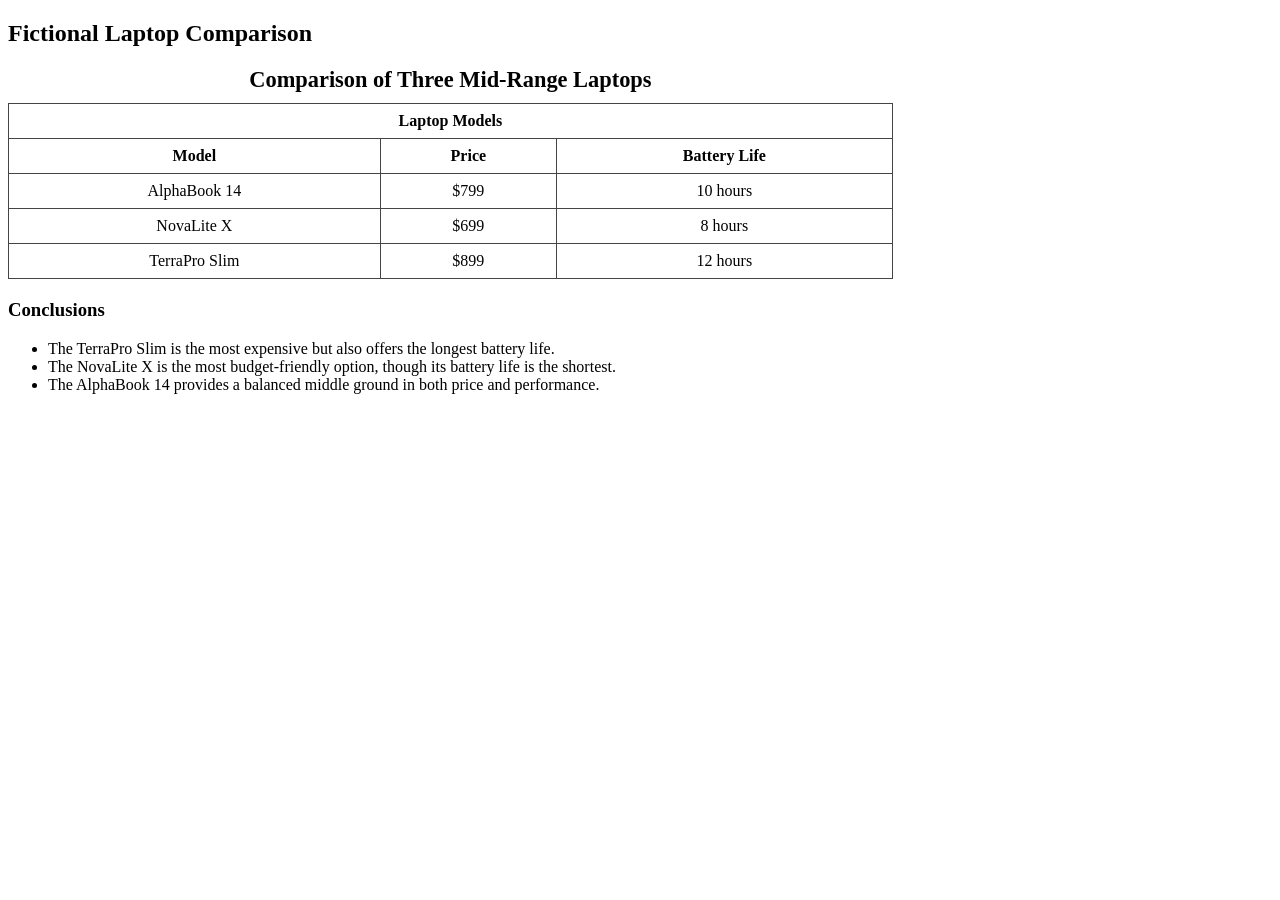
<file: Tables.html>
<!DOCTYPE html>
<html lang="en">
<head>
    <meta charset="UTF-8">
    <title>Product Comparison Table</title>
    <style>
        table {
            width: 70%;
            border-collapse: collapse;
            margin-bottom: 20px;
        }
        th, td {
            border: 1px solid #444;
            padding: 8px;
            text-align: center;
        }
        caption {
            font-size: 1.4em;
            margin-bottom: 10px;
            font-weight: bold;
        }
    </style>
</head>
<body>

    <h2>Fictional Laptop Comparison</h2>

    <table>
        <caption>Comparison of Three Mid‑Range Laptops</caption>

        <tr>
            <th colspan="3">Laptop Models</th>
        </tr>

        <tr>
            <th>Model</th>
            <th>Price</th>
            <th>Battery Life</th>
        </tr>

        <tr>
            <td>AlphaBook 14</td>
            <td>$799</td>
            <td>10 hours</td>
        </tr>

        <tr>
            <td>NovaLite X</td>
            <td>$699</td>
            <td>8 hours</td>
        </tr>

        <tr>
            <td>TerraPro Slim</td>
            <td>$899</td>
            <td>12 hours</td>
        </tr>
    </table>

    <h3>Conclusions</h3>
    <ul>
        <li>The TerraPro Slim is the most expensive but also offers the longest battery life.</li>
        <li>The NovaLite X is the most budget‑friendly option, though its battery life is the shortest.</li>
        <li>The AlphaBook 14 provides a balanced middle ground in both price and performance.</li>
    </ul>
</file>
